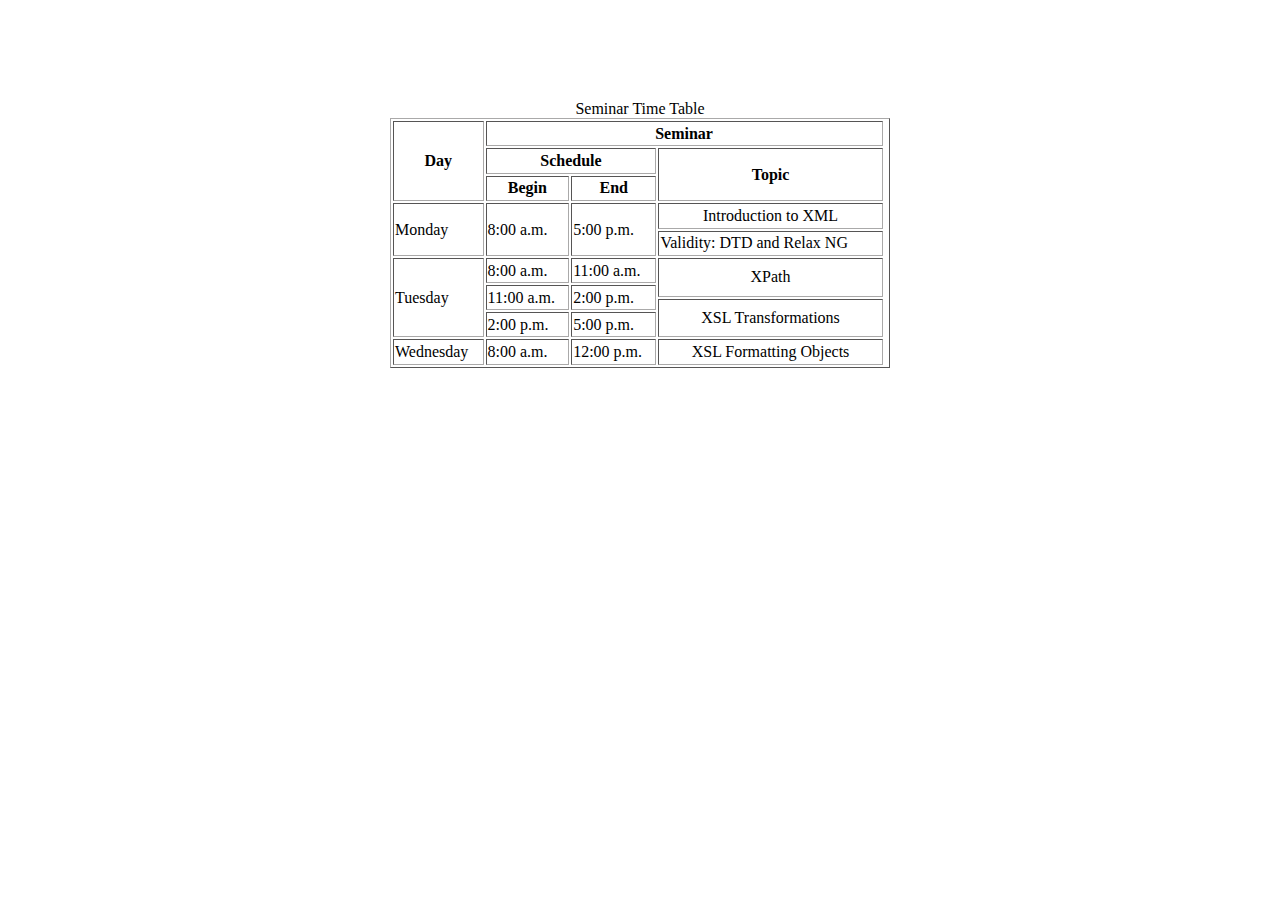
<file: table.html>
<!DOCTYPE html>
<html lang="en">
<head>
    <meta charset="UTF-8">
    <meta name="viewport" content="width=device-width, initial-scale=1.0">
    <title>Schedule</title>
    <link rel="icon" href="images/favicon.ico" type="image/x-icon">

    <style>
        table{
            width: 500px;
            height: 250px;
            margin: auto;
            border-style: outset;
            border-width: 1px;
            border-color: rgb(170, 169, 169);

        }
        th, td{
            border-style: inset;
            border-color: rgb(170, 169, 169);
            border-width: 1px;

        }
        .hey{
            text-align: center;
        }
    </style>
</head>
<body>
    <div style="margin: 100px;">
        <table>
            <caption> Seminar Time Table </caption>
                <tr>
                    <th rowspan="3"> Day </th>
                    <th colspan="3"> Seminar </th>
                </tr>
                <tr>
                    <th colspan="2"> Schedule </th>
                    <th rowspan="2"> Topic </th>
                </tr>
                <tr>
                    <th> Begin </th>
                    <th> End </th>
                </tr>
                <tr>
                    <td rowspan="2"> Monday </td>
                    <td rowspan="2"> 8:00 a.m. </td>
                    <td rowspan="2"> 5:00 p.m. </td>
                    <td class="hey"> Introduction to XML </td>
                </tr>
                <tr>
                    <td> Validity: DTD and Relax NG</td>
                </tr>
                <tr>
                    <td rowspan="5">Tuesday</td>
                    <td rowspan="1">8:00 a.m.</td>
                    <td rowspan="1">11:00 a.m.</td>
                    <td rowspan="3" class="hey" style="padding: 7px;"> XPath </td>
                </tr>
                <tr>
                    <td rowspan="3">11:00 a.m.</td>
                    <td rowspan="3" >2:00 p.m.</td>
                    <td style="border: none;"></td>
                </tr>
                <tr>
                    <td style="border: none;"></td>
                </tr>
                <tr>
                    <td rowspan="2" class="hey">XSL Transformations</td>
                </tr>
                <tr>
                    <td>2:00 p.m.</td>
                    <td>5:00 p.m.</td>
                </tr>

                    <!--<td rowspan="3" style=" padding: 0%; margin: 0%;" >
                        <table width="100%" height="100%" style="height: 100%; ">
                          <tr>
                            <td class="sweet">
                              <p>XPath</p>
                            </td>
                          </tr>
                          <tr>
                            <td class="sweet">
                              <p>XSL Transformation</p>
                            </td>
                          </tr>
                        </table>
                      </td>
                    -->

                <tr>
                    <td> Wednesday </td>
                    <td> 8:00 a.m. </td>
                    <td> 12:00 p.m. </td>
                    <td class="hey"> XSL Formatting Objects </td>
                </tr>
        </table>
    </div>
</body>
</html>
</file>
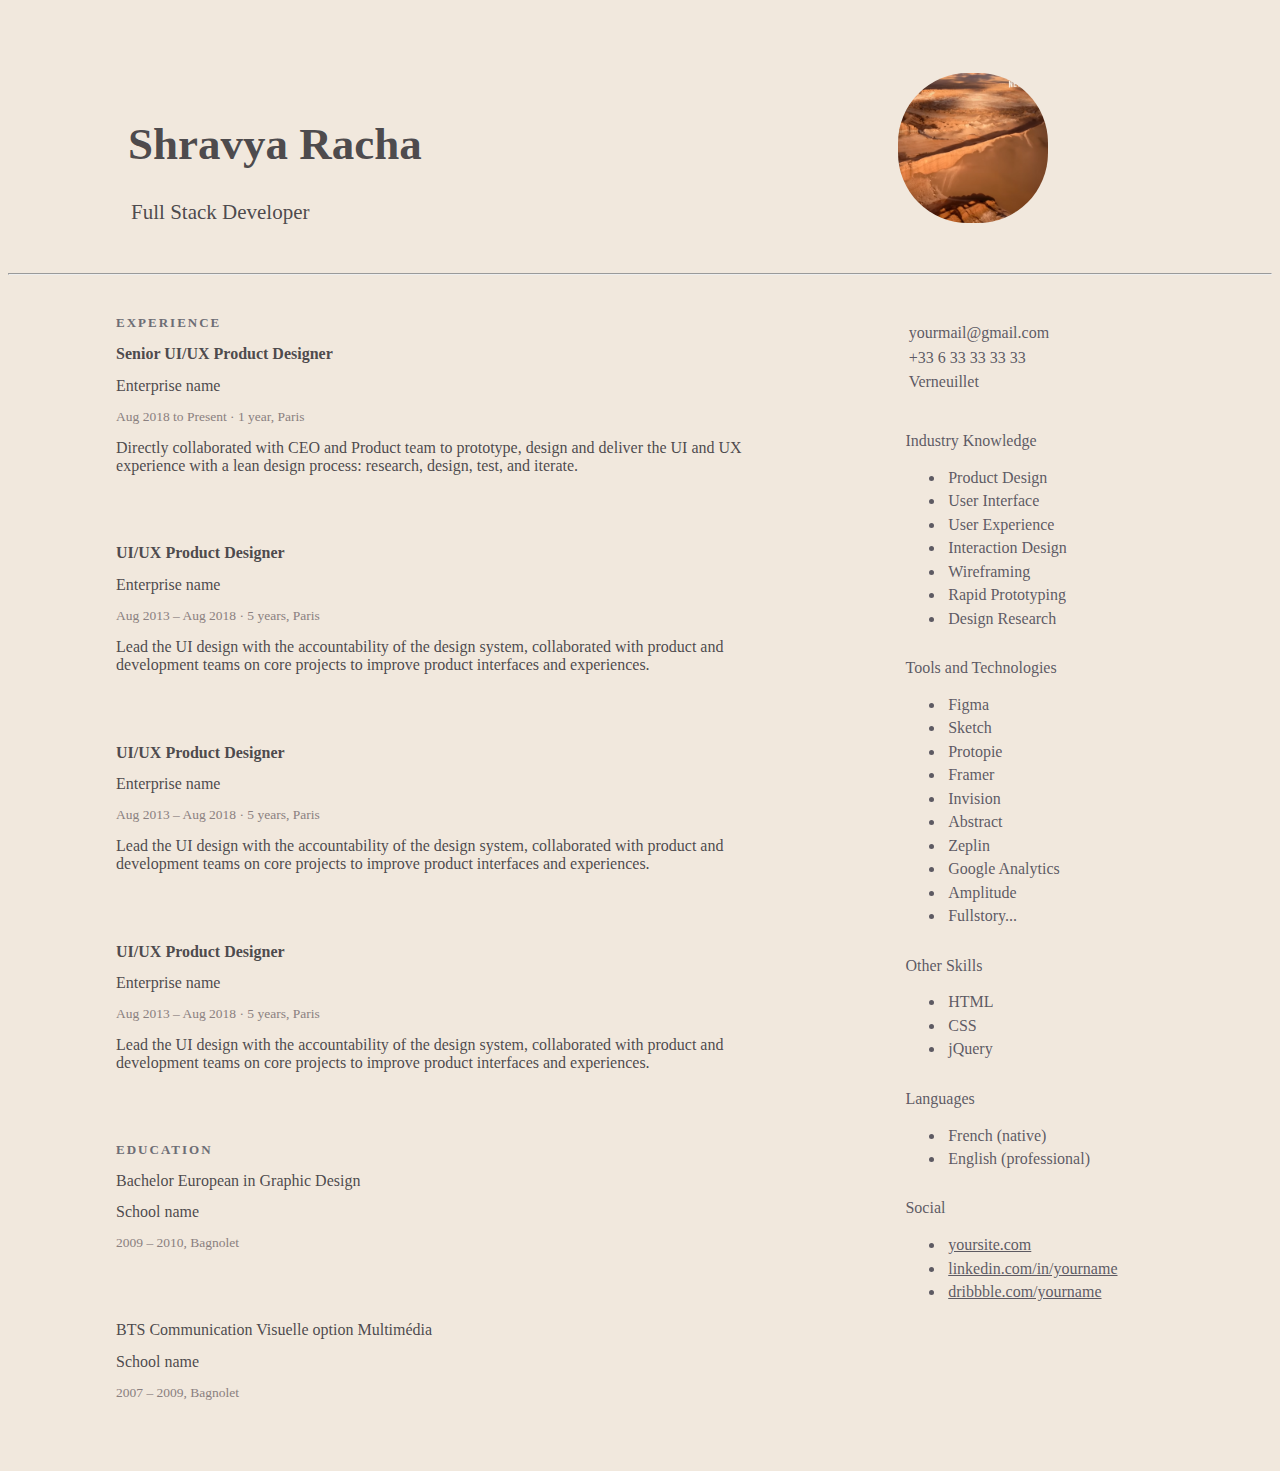
<file: day3/resume.html>
<!DOCTYPE html>
<html lang="en">
<head>
    <meta charset="UTF-8">
    <meta name="viewport" content="width=device-width, initial-scale=1.0">
    <title>Resume with CSS</title>
    <link rel="icon" href="./images/favicon-32x32.png" type="image/png">
    <link href="./css/style.css" rel="stylesheet">
</head>
<body>
    <div class="div4">
        <div class="div2">
            <div class="bt"></div>
            <h1>Shravya Racha</h1>
            <p> Full Stack Developer</p>      
        </div>
    <div class="div3"> </div>
    </div>
    <hr>
    <div class="bt"></div>
    <div class="last">
        <div>
            <div class="diva"> yourmail@gmail.com </div>
            <div class="diva">  +33 6 33 33 33 33 </div>
            <div class="diva"> Verneuillet  </div>
       </div>
       <div class="med"></div>
        <div class="divb"> Industry Knowledge </div>
        <div>
            <ul>
                <li>Product Design</li>
                <li>User Interface</li>
                <li>User Experience</li>
                <li>Interaction Design</li>
                <li>Wireframing</li>
                <li>Rapid Prototyping</li>
                <li>Design Research</li>
                </ul>
        </div>
        <div class="divb"> Tools and Technologies </div>
        <div>
            <ul>                    <li class="bs">Figma</li>
                <li class="bs">Sketch</li>
                <li>Protopie</li>
                <li>Framer</li>
                <li>Invision</li>                    <li>Abstract</li>
                <li>Zeplin</li>
                <li>Google Analytics</li>
                <li>Amplitude</li>
                <li>Fullstory...</li>
            </ul>
        </div>
        <div class="divb"> Other Skills </div>
        <div>
            <ul>
                <li>HTML</li>
                <li>CSS</li>
                <li>jQuery</li>
            </ul>
        </div>
        <div class="divb"> Languages </div>
        <div>
            <ul>
                <li>French (native)</li>
                <li>English (professional)</li>
            </ul>
        </div>
        <div class="divb"> Social </div>
        <div>
            <ul>
                <li><a href="http://yoursite.com">yoursite.com</a></li>
                <li><a href="https://linkedin.com/in/yourname">linkedin.com/in/yourname</a></li>
                <li><a href="https://dribbble.com/yourname">dribbble.com/yourname</a></li>
              </ul>
        </div>
    </div>
    
    <div class="div1">
        <div>
        <div class="diva f1"> EXPERIENCE </div>
        <div class="diva"> <b>Senior UI/UX Product Designer</b></div>
        <div class="diva"> Enterprise name  </div>
        <div class="diva f2">Aug 2018 to Present · 1 year, Paris</div>
        <div class="diva">Directly collaborated with CEO and Product team to prototype, design and deliver the UI and UX experience with a lean design process: research, design, test, and iterate. </div>
        </div>
        <div class="med"></div>
        <div>
            <div class="diva"> <b>UI/UX Product Designer</b></div>
            <div class="diva"> Enterprise name  </div>
            <div class="diva f2"> Aug 2013 – Aug 2018 · 5 years, Paris</div>
            <div class="diva">Lead the UI design with the accountability of the design system, collaborated with product and development teams on core projects to improve product interfaces and experiences.</div>
        </div>
        <div class="med"></div>
        <div>
            <div class="diva"> <b>UI/UX Product Designer </b></div>
            <div class="diva"> Enterprise name  </div>
            <div class="diva f2"> Aug 2013 – Aug 2018 · 5 years, Paris</div>
            <div class="diva">Lead the UI design with the accountability of the design system, collaborated with product and development teams on core projects to improve product interfaces and experiences.</div>
        </div>
        <div class="med"></div>
        <div class="designation-container">
            <div class="diva"> <b>UI/UX Product Designer </b></div>
            <div class="diva"> Enterprise name  </div>
            <div class="diva f2"> Aug 2013 – Aug 2018 · 5 years, Paris</div>
            <div class="diva">Lead the UI design with the accountability of the design system, collaborated with product and development teams on core projects to improve product interfaces and experiences.</div>
        </div>
        <div class="med"></div>
        <div>
            <div class="diva f1"> EDUCATION </div>
            <div class="diva"> Bachelor European in Graphic Design  </div>
            <div class="diva"> School name</div>
            <div class="diva f2">2009 – 2010, Bagnolet</div>
        </div>
        <div class="med"></div>
        <div>
            <div class="diva"> BTS Communication Visuelle option Multimédia</div>
            <div class="diva"> School name</div>
            <div class="diva f2"> 2007 – 2009, Bagnolet</div>
        </div>
        <div class="med"></div>
    </div>
</body>
</html>
</file>
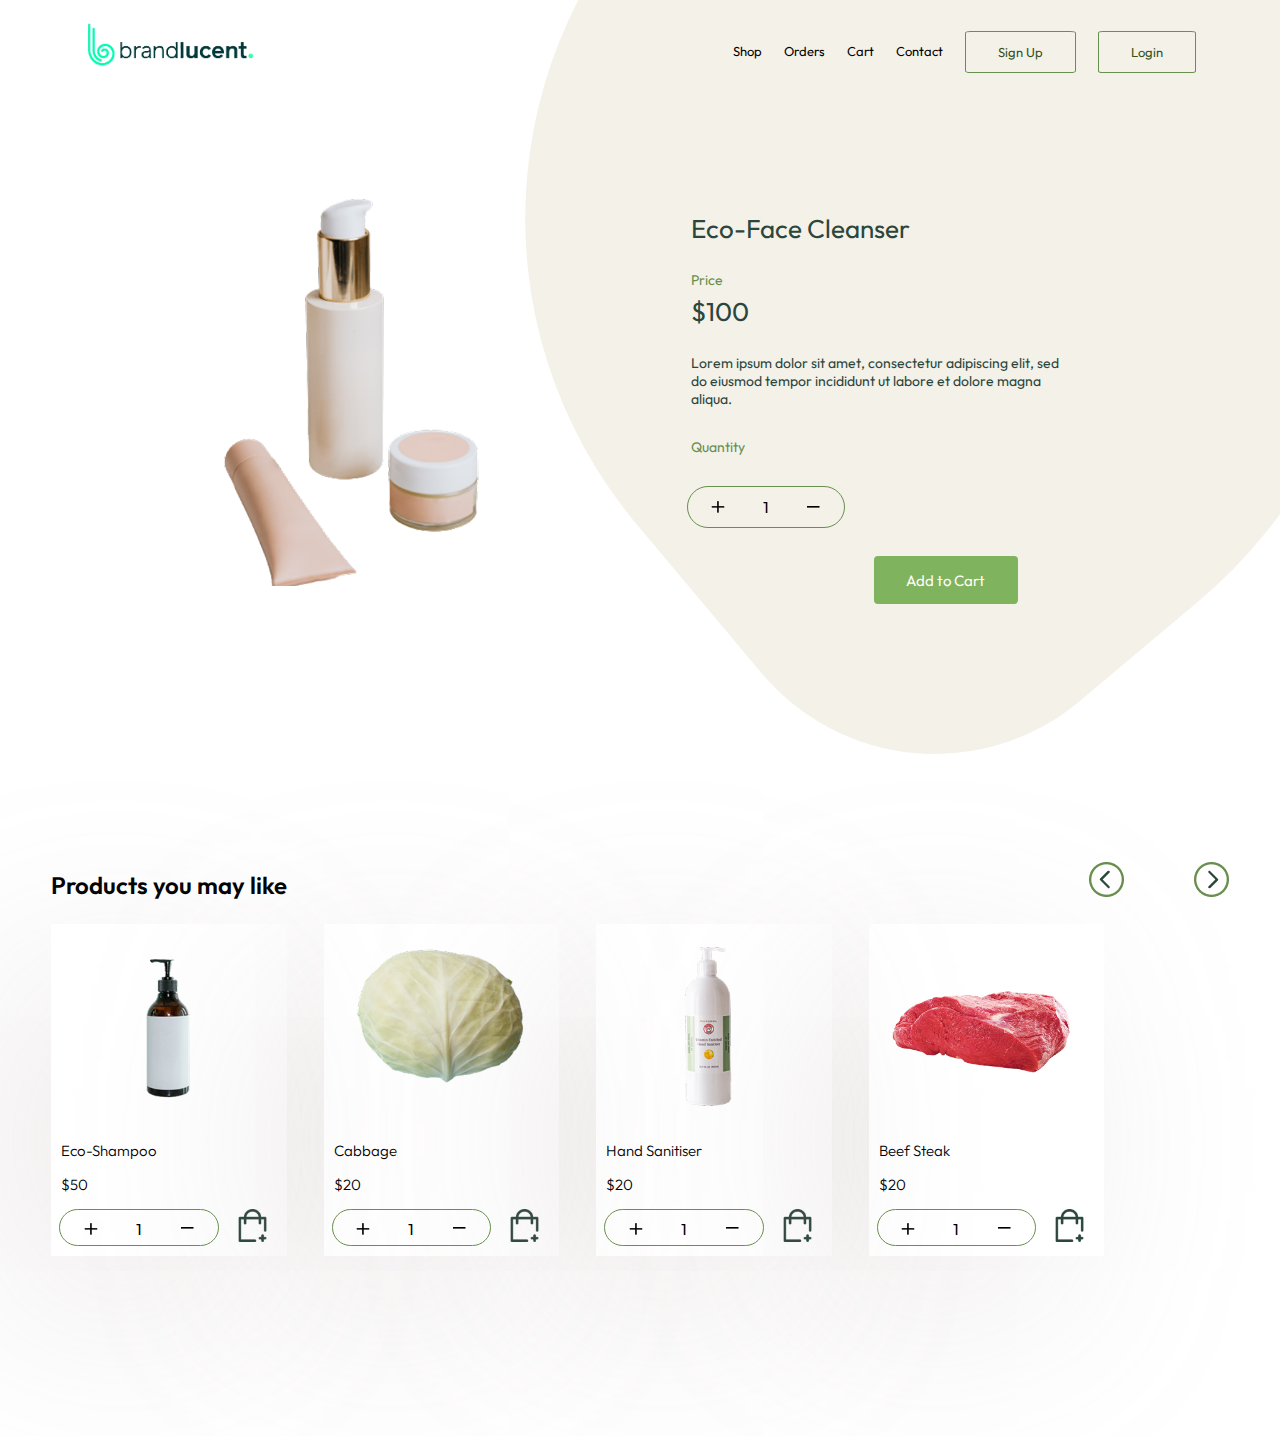
<file: ProductPage/product.html>
<!DOCTYPE html>
<html lang="en">
<head>
    <meta charset="UTF-8">
    <meta name="viewport" content="width=device-width, initial-scale=1.0">
    <title>Product</title>
    <link rel="preconnect" href="https://fonts.googleapis.com">
    <link rel="preconnect" href="https://fonts.gstatic.com" crossorigin>
    <link href="https://fonts.googleapis.com/css2?family=Jost:ital,wght@0,100..900;1,100..900&family=Outfit:wght@100..900&display=swap" rel="stylesheet">
    <link href="./css/style.css" rel="stylesheet">
</head>
<body>
    <div class="head">
        <div class="head-title">
            <img src="./images/WhatsApp_Image_2021-09-25_at_10.22 2.png" class="title">
        </div>
        <div class="navbar">
                <a href="https://fonts.google.com/selection/embed" class="navlink links"> Shop </a>
                <a href="https://fonts.google.com/selection/embed" class="navlink links" > Orders </a>
                <a href="https://fonts.google.com/selection/embed" class="navlink links"> Cart </a>
                <a href="https://fonts.google.com/selection/embed" class="navlink links"> Contact </a>
                <a href="https://fonts.google.com/selection/embed" class="options links">  Sign Up  </a>        
                <a href="https://fonts.google.com/selection/embed" class="options links"> Login </a>                
        </div>   
        <div class="bg-img"></div>     
    </div>
    <div class="product">
        <div class="product-img">
            <img src="./images/pexels-karolina-grabowska-4735904-removebg-preview 1 (1).png">
        </div>
        <div class="product-content">
            <p class="font1"> Eco-Face Cleanser</p>
            <p class="font2"> Price </p>
            <p class="font1"> $100 </p>
            <p class="font3"> Lorem ipsum dolor sit amet, consectetur adipiscing elit, sed do eiusmod tempor incididunt ut labore et dolore magna aliqua.</p>
            <p class="font2"> Quantity </p>
            <div class="product-no">
                <a href="https://www.w3schools.com/css/css3_shadows_box.asp" target="_blank">
                    <img src="./images/Line 1.png" class="add">
                </a>
                <span> 1  </span>
                <a href="https://www.w3schools.com/css/css3_shadows_box.asp" target="_blank">
                    <img src="./images/Vector (3).png" class="sub">                                    
                </a>
            </div>
            <div class="add-button">
                <a> Add to Cart </a>
            </div>
        </div>
    </div>
    <div class="list">
        <div class="list-head">
            <p class="list-title"> Products you may like </p>
            <div class="scroll">
                <a href="https://www.w3schools.com/css/css3_shadows_box.asp" target="_blank"><img src="./images/image (1).png" class="left"> </a>
                <a href="https://www.w3schools.com/css/css3_shadows_box.asp" target="_blank"><img src="./images/image.png" class="right"> </a>
            </div>
        </div>
        <div class="list-items">
            <div class="item">
                <div class="img">
                    <img src="./images/pexels-mart-production-8217467-removebg-preview 1.png" class="i1-img">
                </div>
                <div class="list-content">
                    <p class="font4"> Eco-Shampoo </p>
                    <p class="font4"> $50 </p>
                    <div class="p-count">
                        <div class="product-no pn2">
                            <a href="https://www.w3schools.com/css/css3_shadows_box.asp" target="_blank">
                                <img src="./images/Line 1.png" class="add">
                            </a>
                            <span> 1  </span>
                            <a href="https://www.w3schools.com/css/css3_shadows_box.asp" target="_blank">
                                <img src="./images/Vector (3).png" class="sub">                                    
                            </a>
                        </div>
                        <div class="bag-icon">
                            <a href="https://www.w3schools.com/css/css3_shadows_box.asp" target="_blank">
                                <img src="./images/add-to-basket 7.png">
                            </a>
                        </div>
                    </div>
                </div>
            </div>
            <div class="item">
                <div class="img">
                    <img src="./images/pexels-laker-6157051-removebg-preview 2.png" class="i2-img">
                </div>
                <div class="list-content">
                    <p class="font4"> Cabbage </p>
                    <p class="font4"> $20 </p>
                    <div class="p-count">
                        <div class="product-no pn2">
                            <a href="https://www.w3schools.com/css/css3_shadows_box.asp" target="_blank">
                                <img src="./images/Line 1.png" class="add">
                            </a>
                            <span> 1  </span>
                            <a href="https://www.w3schools.com/css/css3_shadows_box.asp" target="_blank">
                                <img src="./images/Vector (3).png" class="sub">                                    
                            </a>
                        </div>
                        <div class="bag-icon">
                            <a href="https://www.w3schools.com/css/css3_shadows_box.asp" target="_blank">
                                <img src="./images/add-to-basket 7.png">
                            </a>
                        </div>
                    </div>
                </div>
            </div>
            <div class="item">
                <div class="img">
                    <img src="./images/sincerely-media-55u9sVVJ4p8-unsplash-removebg-preview 2.png" class="i1-img i3-img">
                </div>
                <div class="list-content">
                    <p class="font4"> Hand Sanitiser </p>
                    <p class="font4"> $20 </p>
                    <div class="p-count">
                        <div class="product-no pn2">
                            <a href="https://www.w3schools.com/css/css3_shadows_box.asp" target="_blank">
                                <img src="./images/Line 1.png" class="add">
                            </a>
                            <span> 1  </span>
                            <a href="https://www.w3schools.com/css/css3_shadows_box.asp" target="_blank">
                                <img src="./images/Vector (3).png" class="sub">                                    
                            </a>
                        </div>
                        <div class="bag-icon">
                            <a href="https://www.w3schools.com/css/css3_shadows_box.asp" target="_blank">
                                <img src="./images/add-to-basket 7.png">
                            </a>
                        </div>
                    </div>
                </div>
            </div>
            <div class="item">
                <div class="img">
                    <img src="./images/IMG-0258-removebg-preview 2.png" class="i4-img">
                </div>
                <div class="list-content">
                    <p class="font4"> Beef Steak </p>
                    <p class="font4"> $20 </p>
                    <div class="p-count">
                        <div class="product-no pn2">
                            <a href="https://www.w3schools.com/css/css3_shadows_box.asp" target="_blank">
                                <img src="./images/Line 1.png" class="add">
                            </a>
                            <span> 1  </span>
                            <a href="https://www.w3schools.com/css/css3_shadows_box.asp" target="_blank">
                                <img src="./images/Vector (3).png" class="sub">                                    
                            </a>
                        </div>
                        <div class="bag-icon">
                            <a href="https://www.w3schools.com/css/css3_shadows_box.asp" target="_blank">
                                <img src="./images/add-to-basket 7.png">
                            </a>
                        </div>
                    </div>
                </div>
            </div>
        </div>
    </div>
</body>
</html>
</file>
<file: day3/css/style.css>
.div3{
    background-image: url("../images/Screenshot from 2025-04-23 14-33-38.png");
    background-position: top right;   
    background-size: cover;
    background-repeat: no-repeat;
    border-radius: 70px;
    width: 150px;
    height: 150px;
    float: right;
    margin: 1%;
}

.div2{
    display: inline-block;
    padding: 2%;
}

.div2 > p{
   
    font-size: 21px;
    margin-left: 3px;
}

.div2 > h1{
    font-size: 45px;
}

.div1{
    width: 55%;
    margin-left: 8%;
}

.diva{
    padding: 1%;
}

.med{
    padding: 4%;
}
.last{
    float: right;
    width: 25%;
    margin-right: 3%;
    border-radius: 7px;
    padding: 1%;
    color:#484652e1
}
.bt{
    padding: 1%;
}
.divb{
    padding-top: 4%;
}

.last div ul li
{
    padding: 1%;
}

.div4{
    margin-top: 5%;
    padding-right: 17%;
    padding-left: 8%;
}

.f1{
    color: #6d6d75;
    letter-spacing: 2px;
    font-weight: bold;
    font-size: 13px;
}

.f2{
    color:#8a8080;
    font-size: 13.5px;
}

body{
    background-color: #f1e8dd;;
    color: #302e33dc;
}



a{
    color:#484652e1
}
</file>
<file: ProductPage/css/style.css>
*{
    box-sizing: border-box
}
body{
    margin: 0;
    font-family: "Outfit",sans-serif;
    overflow-x: hidden;
}
.head{
    position: relative;
    padding: 0 4% 2% 10%;
}

.head-title{
    display: inline-block;
}
.title{
    position: absolute;
    height: auto;
    width: 15%;
    top: 10%;
    left: 5%;
}
.navbar{
    display: flex;
    padding: 1% 3%;
    font-size: 11px;
    text-align: center;
    justify-content: right;
    gap: 22px;
}


.navlink{
    padding-top: 12px;
    font-size: 13px;
}
.links{
    text-decoration: none;
    color: black;
}
.options{
    background-color: transparent;
    border: 1px solid #688f4e;
    font-size: 13px;
    border-radius: 5%;
    color: #35521a;
    text-align: center;
    padding: 12px 32px;
    transition: background-color 0.2s;
}

.options:hover {
    background-color: #688f4e;
    color: white;
}

.bg-img{
    position: absolute;
    background-color: #f4f1e9;
    padding: 35%;
    border-radius: 37% 78% 62% 85%;
    top: -233px;
    right: -130px;
    z-index: -1;
    overflow: hidden;
    transform: rotate(230deg);
}

.product{
    display: flex;
    padding: 6% 0 6% 0;
    justify-content: space-evenly;
}

.product-img img {
    height: 400px;
    width: 350px;
    object-fit: cover;
}

.product-content{
    margin-right: 48px;
    width: 29%;
    padding-top: 2%;
    position: relative;
}

.font1{
    font-size: 26px;
    color: #2b463c;
    margin-top: 0;
}

.font2{
    font-size: 14px;
    color: #688f4e;
    margin-bottom: 6px;
}

.font3{
    font-size: 14px;
    margin-bottom: 30px;
    color: #2b463c;
}
.product-no{
    position: relative;
    border: 1px solid #688f4e;
    border-radius: 30px;
    padding: 5.5% 21%;
    margin-left: -1%;
    margin-top: 8%;
    width: 40%;
}


.add{
    position: absolute;
    top: 47%;
    right: 15%;
}

.sub{
    position: absolute;
    top: 36%;
    left: 15%;
}

.product-no span{
    position: absolute;
    top: 25%;
    left: 48%;   
}

.add-button{
    color: #fffcfc;
    background-color: #80b35e;
    width: 39%;
    padding: 4% 8%;
    text-align: center;
    border-radius: 4px;
    position: absolute;
    left: 183px;
    bottom: -14px;
    font-size: 15px;
    transition: background-color 0.2s;
    cursor: pointer;
    }

.add-button:active {
    background-color: #688f4e;
}

.scroll
{
    display: flex;
    gap: 70px;
    padding-top: 16px;
}

.list{
    padding: 14% 4% 14% 4%;
}

.list-head{
    display: flex;
    justify-content: space-between;
}

.list-title{
    font-size: 24px;
    font-weight: 600;
}

.list-items {
    display: flex;
    gap: 37px;
}

.item{
    width: 20%;
    box-shadow: -50px 50px 200px 0px #ad9c9c36;
    padding: 2px 10px 10px 10px;
}
a {
    text-decoration: none;
}

.bag-icon img {
    width: 33px;
}

.font4{
    font-size: 15px;
    font-weight: 300;
}

.img{
    display: flex;
    justify-content: center;
}
.i1-img{
    width: 200px;
    height: 200px;
    object-fit: cover;
    object-position: bottom;
}

.i2-img{
    width: 180px;
    height: 200px;
    object-fit: cover;
    object-position: center;
}

.i3-img{
    width: 185px;
}

.i4-img{
    width: 200px;
    height: 200px;
    object-fit: contain;
}
.pn2{
    width: 74%;
    margin-top: 0;
}

.p-count {
    display: flex;
    gap: 17px;
}
</file>
